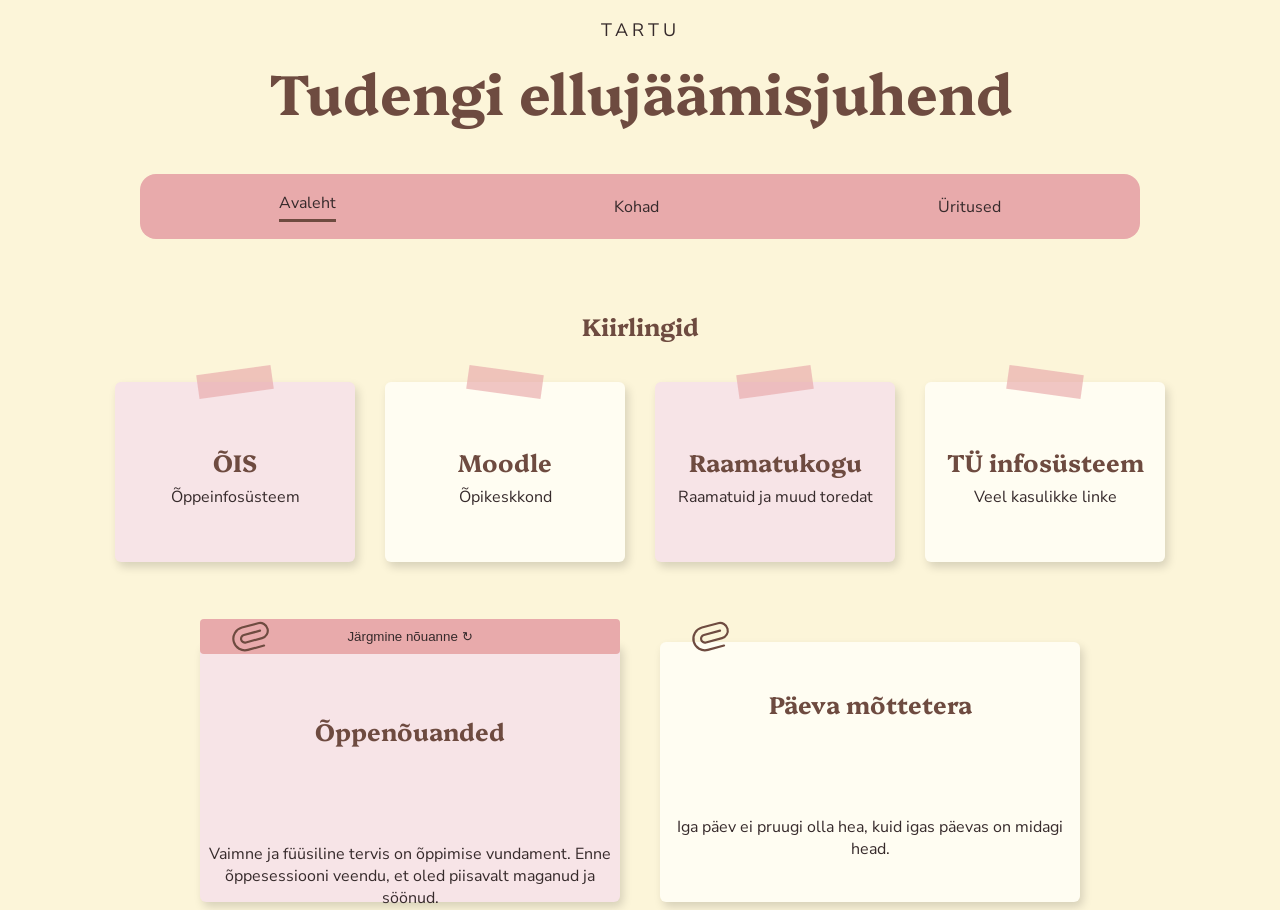
<file: index.html>
<!DOCTYPE html>
<html lang="et">
<head>
  <meta charset="UTF-8">
  <meta name="viewport" content="width=device-width, initial-scale=1.0">
  <title>Tudengi ellujäämisjuhend</title>
  <link rel="stylesheet" href="common.css" />
  <link rel="stylesheet" href="index.css" />
  <link rel="preconnect" href="https://fonts.googleapis.com">
  <link rel="preconnect" href="https://fonts.gstatic.com" crossorigin>
  <link href="https://fonts.googleapis.com/css2?family=Nunito+Sans:ital,opsz,wght@0,6..12,200..1000;1,6..12,200..1000&family=Platypi:ital,wght@0,300..800;1,300..800&display=swap" rel="stylesheet">
</head>
<body>
  <header>
    <p>TARTU</p>
    <h1>Tudengi ellujäämisjuhend</h1>
    <nav>
      <a href="index.html" aria-current="page">Avaleht</a>
      <a href="kohad.html">Kohad</a>
      <a href="uritused.html">Üritused</a>
    </nav>
  </header>
  <main>
    <section class="quick-links">
      <h2>Kiirlingid</h2>
      <div class="sticky-notes">
        <a href="https://ois2.ut.ee/" class="sticky-note-link" target="_blank">
          <div class="sticky-note">
            <h3>ÕIS</h3>
            <p>Õppeinfosüsteem</p>
          </div>
        </a>
        <a href="https://moodle.ut.ee/" class="sticky-note-link" target="_blank">
          <div class="sticky-note vanilla">
            <h3>Moodle</h3>
            <p>Õpikeskkond</p>
          </div>
        </a>
        <a href="https://utlib.ut.ee/et" class="sticky-note-link" target="_blank">
          <div class="sticky-note">
            <h3>Raamatukogu</h3>
            <p>Raamatuid ja muud toredat</p>
          </div>
        </a>
        <a href="https://is.ut.ee/" class="sticky-note-link" target="_blank">
          <div class="sticky-note vanilla">
            <h3>TÜ infosüsteem</h3>
            <p>Veel kasulikke linke</p>
          </div>
        </a>
      </div>
    </section>
    <div class="study-cards">
      <section>
        <button class="next-tip"> Järgmine nõuanne ↻</button>
        <img src="images/paperclip.svg" alt=""/>
        <h2>Õppenõuanded</h2>
        <p class="study-tip">Vaimne ja füüsiline tervis on õppimise vundament. Enne õppesessiooni veendu, et oled piisavalt maganud ja söönud.</p>
      </section>
      <section>
        <img src="images/paperclip.svg" alt=""/>
        <h2>Päeva mõttetera</h2>
        <p class="quote-text">“Õppimine on nagu sõudmine vastutuult: kui sa ei liigu edasi, siis liigud tagasi.” – Benjamin Britten</p>
      </section>
    </div>
  </main>

<script src="script.js"></script>
</body>
</html>
</file>
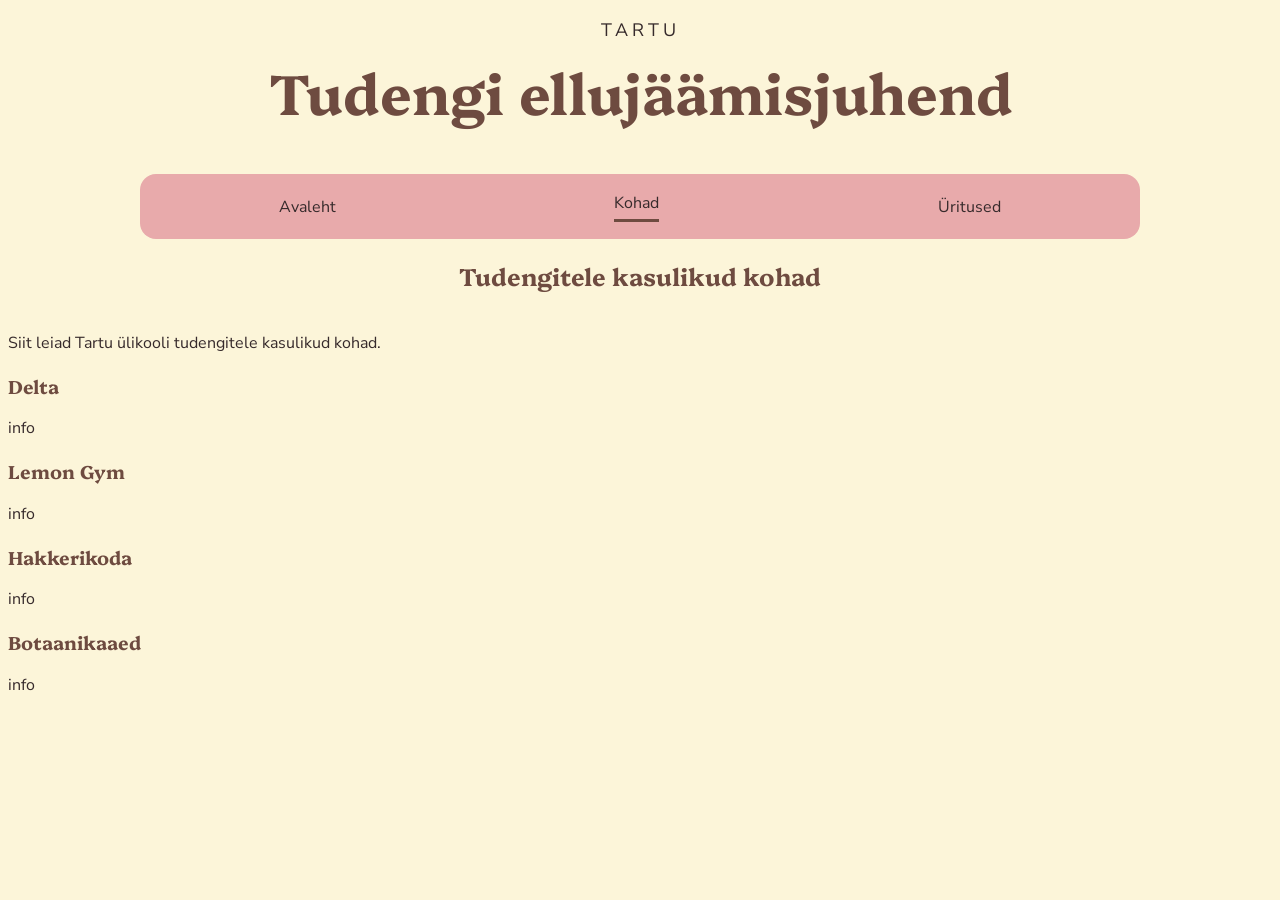
<file: kohad.html>
<!DOCTYPE html>
<html lang="et">
<head>
  <meta charset="UTF-8">
  <meta name="viewport" content="width=device-width, initial-scale=1.0">
  <title>Tudengi ellujäämisjuhend - Üritused</title>
  <link rel="stylesheet" href="common.css" />
  <link rel="stylesheet" href="index.css" />
  <link rel="preconnect" href="https://fonts.googleapis.com">
  <link rel="preconnect" href="https://fonts.gstatic.com" crossorigin>
  <link href="https://fonts.googleapis.com/css2?family=Nunito+Sans:ital,opsz,wght@0,6..12,200..1000;1,6..12,200..1000&family=Platypi:ital,wght@0,300..800;1,300..800&display=swap" rel="stylesheet">
</head>
<body>
  <header>
    <p>TARTU</p>
    <h1>Tudengi ellujäämisjuhend</h1>
    <nav>
      <a href="index.html">Avaleht</a>
      <a href="kohad.html" aria-current="page">Kohad</a>
      <a href="uritused.html">Üritused</a>
    </nav>
  </header>

  <main>
    <section>
      <h2>Tudengitele kasulikud kohad</h2>
      <p>Siit leiad Tartu ülikooli tudengitele kasulikud kohad.</p>

      <article>
        <h3>Delta</h3>
        <a href="https://delta.ut.ee/et" class="sticky-note-link" target="_blank">
          info
        </a>
        <h3>Lemon Gym</h3>
        <a href="https://lemongym.ee/" class="sticky-note-link" target="_blank">
          info
        </a>
        <h3>Hakkerikoda</h3>
        <a href="https://hakkerikoda.ee/et/" class="sticky-note-link" target="_blank">
          info
        </a>
        <h3>Botaanikaaed</h3>
        <a href="https://natmuseum.ut.ee/et/tartu-ulikooli-botaanikaaed" class="sticky-note-link" target="_blank">
          info
        </a>
      </article>
    </section>
  </main>
</body>
</html>
</file>
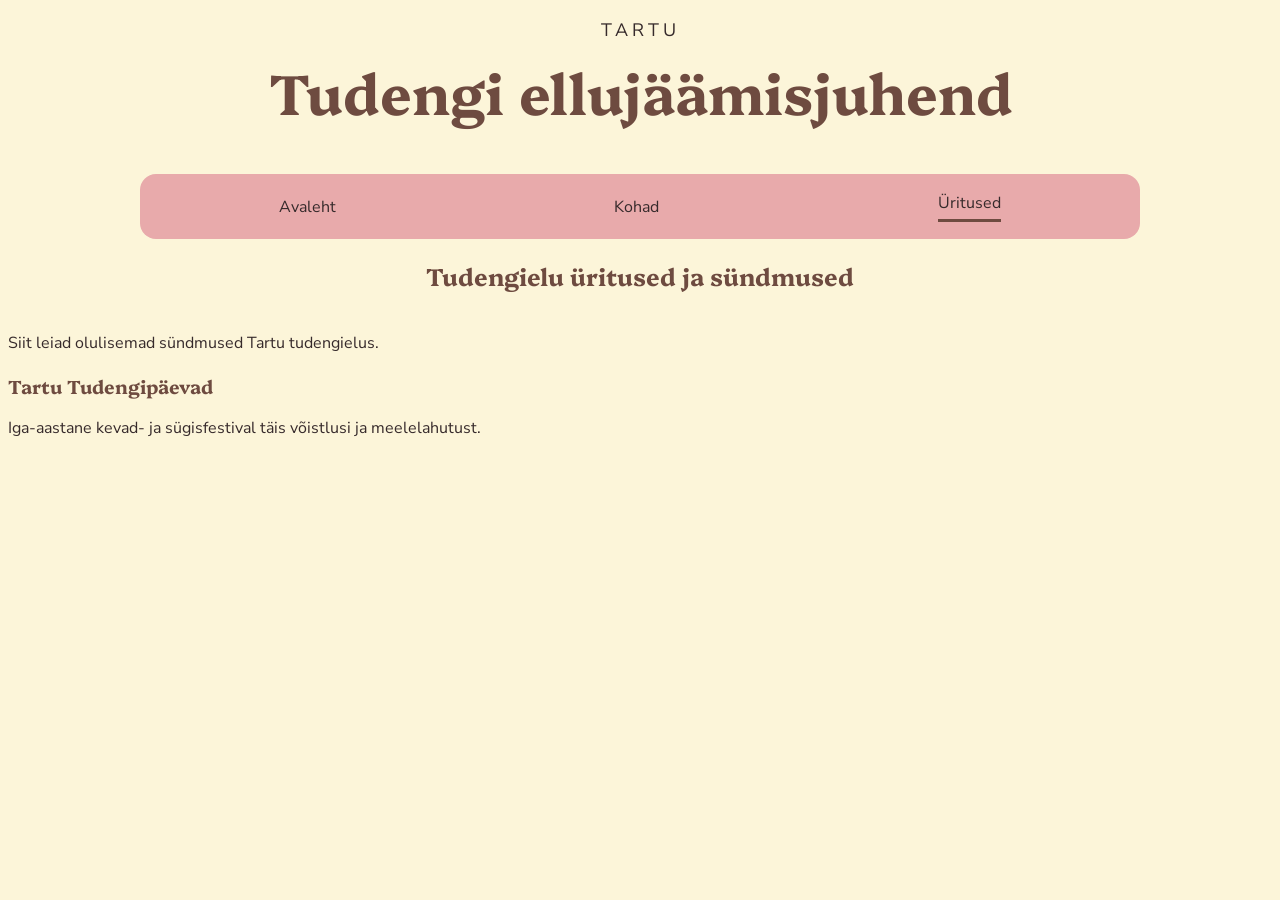
<file: uritused.html>
<!DOCTYPE html>
<html lang="et">
<head>
  <meta charset="UTF-8">
  <meta name="viewport" content="width=device-width, initial-scale=1.0">
  <title>Tudengi ellujäämisjuhend - Üritused</title>
  <link rel="stylesheet" href="common.css" />
  <link rel="stylesheet" href="index.css" />
  <link rel="preconnect" href="https://fonts.googleapis.com">
  <link rel="preconnect" href="https://fonts.gstatic.com" crossorigin>
  <link href="https://fonts.googleapis.com/css2?family=Nunito+Sans:ital,opsz,wght@0,6..12,200..1000;1,6..12,200..1000&family=Platypi:ital,wght@0,300..800;1,300..800&display=swap" rel="stylesheet">
</head>
<body>
  <header>
    <p>TARTU</p>
    <h1>Tudengi ellujäämisjuhend</h1>
    <nav>
      <a href="index.html">Avaleht</a>
      <a href="kohad.html">Kohad</a>
      <a href="uritused.html" aria-current="page">Üritused</a>
    </nav>
  </header>

  <main>
    <section>
      <h2>Tudengielu üritused ja sündmused</h2>
      <p>Siit leiad olulisemad sündmused Tartu tudengielus.</p>

      <article>
        <h3>Tartu Tudengipäevad</h3>
        <p>Iga-aastane kevad- ja sügisfestival täis võistlusi ja meelelahutust.</p>
      </article>
    </section>
  </main>
</body>
</html>
</file>
<file: common.css>
body {
  background-color: #FCF5D9;
  font-family: 'Nunito Sans', sans-serif;
  color: #362A2B
}

h1, h2, h3 {
  font-family: 'Platypi', serif;
  color: #6E4B40
}

header {
  text-align: center;
}

header p {
  font-size: 18px;
  letter-spacing: 4px;
  margin-bottom: 10px;
}

h1 {
  font-size: 56px;
  margin-top: 0;
}

nav {
  background-color: #E8AAAB;
  border-radius: 16px;
  width: 1000px;
  margin-left: auto;
  margin-right: auto;
  display: flex;
  justify-content: space-around;
  align-items: center;
  height: 65px;
  margin-top: 45px;
}

nav a {
  color: #362A2B;
  text-decoration: none;
}

nav a[aria-current="page"] {
  border-bottom: 3px solid #6E4B40;
  padding-bottom: 5px;
}
</file>
<file: index.css>
.sticky-notes {
  display: flex;
  gap: 30px;
  justify-content: center;
}

.sticky-note {
  background-color: #F7E4E7;
  width: 240px;
  height: 180px;
  border-radius: 6px;
  box-shadow: 3px 5px 10px rgba(0, 0, 0, 0.15);
  text-align: center;
  flex-direction: column;
  justify-content: center;
  display: flex;
  position: relative;
}

.sticky-note::before {
  content: "";
  position: absolute;
  width: 75px;
  height: 24px;
  background-color: rgba(232, 170, 171, 0.65);
  top: -12px;
  left: 50%;
  transform: translateX(-50%) rotate(-8deg);
}

.vanilla {
  background-color: #FFFDF2;
}

.vanilla::before {
  transform: translateX(-50%) rotate(8deg);
}

.sticky-note-link {
  text-decoration: none;
  color: inherit;
}

.sticky-note-link:hover {
  transform: translateY(-5px);
  transition: transform 0.2s ease;
}

.sticky-note h3 {
  font-size: 24px;
  margin-bottom: 8px;
}

.sticky-note p {
  font-size: 16px;
  margin-top: 0;
}

h2 {
  text-align: center;
  margin-bottom: 40px;
}

.quick-links {
  margin-top: 70px;
  margin-bottom: 80px;
}

.study-cards {
  display: flex;
  justify-content: center;
  gap: 40px;
}

.study-cards section {
  width: 420px;
  height: 260px;
  border-radius: 6px;
  box-shadow: 3px 5px 10px rgba(0, 0, 0, 0.15);
  text-align: center;
  flex-direction: column;
  justify-content: center;
  display: flex;
  gap: 40px;
  position: relative;
}

.study-cards img {
  position: absolute;
  top: -14%;
  left: 5%;
  width: 60px;
}

.study-cards button {
  background-color: #E8AAAB;
  color: #362A2B;
  border-radius: 4px;
  padding: 10px 20px;
  border: none;
  transition: background-color 0.2s ease, color 0.2s ease;
  cursor: pointer;
}

.study-cards button:hover {
  background-color: #6E4B40;
  color: #F7E4E7;
}

.study-cards section:first-child {
  background-color: #F7E4E7;
}

.study-cards section:last-child {
  background-color: #FFFDF2;
}
</file>
